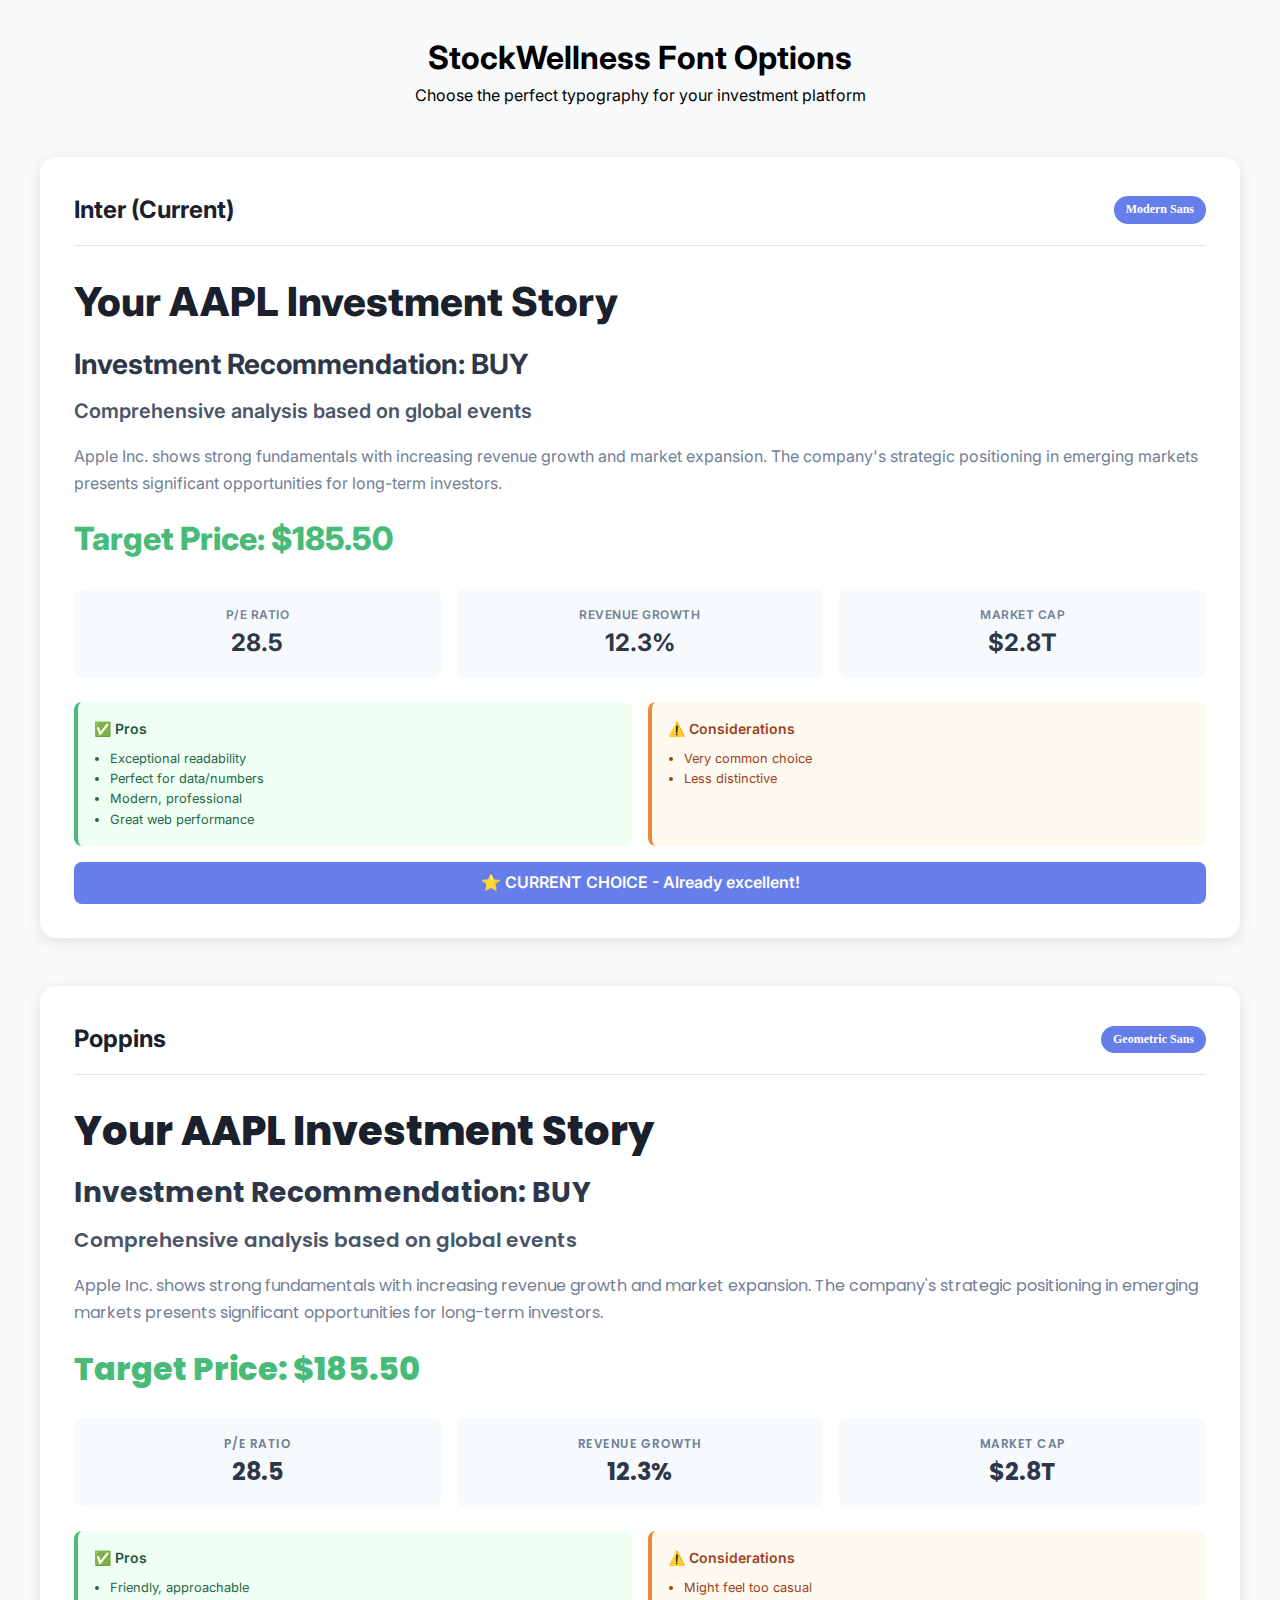
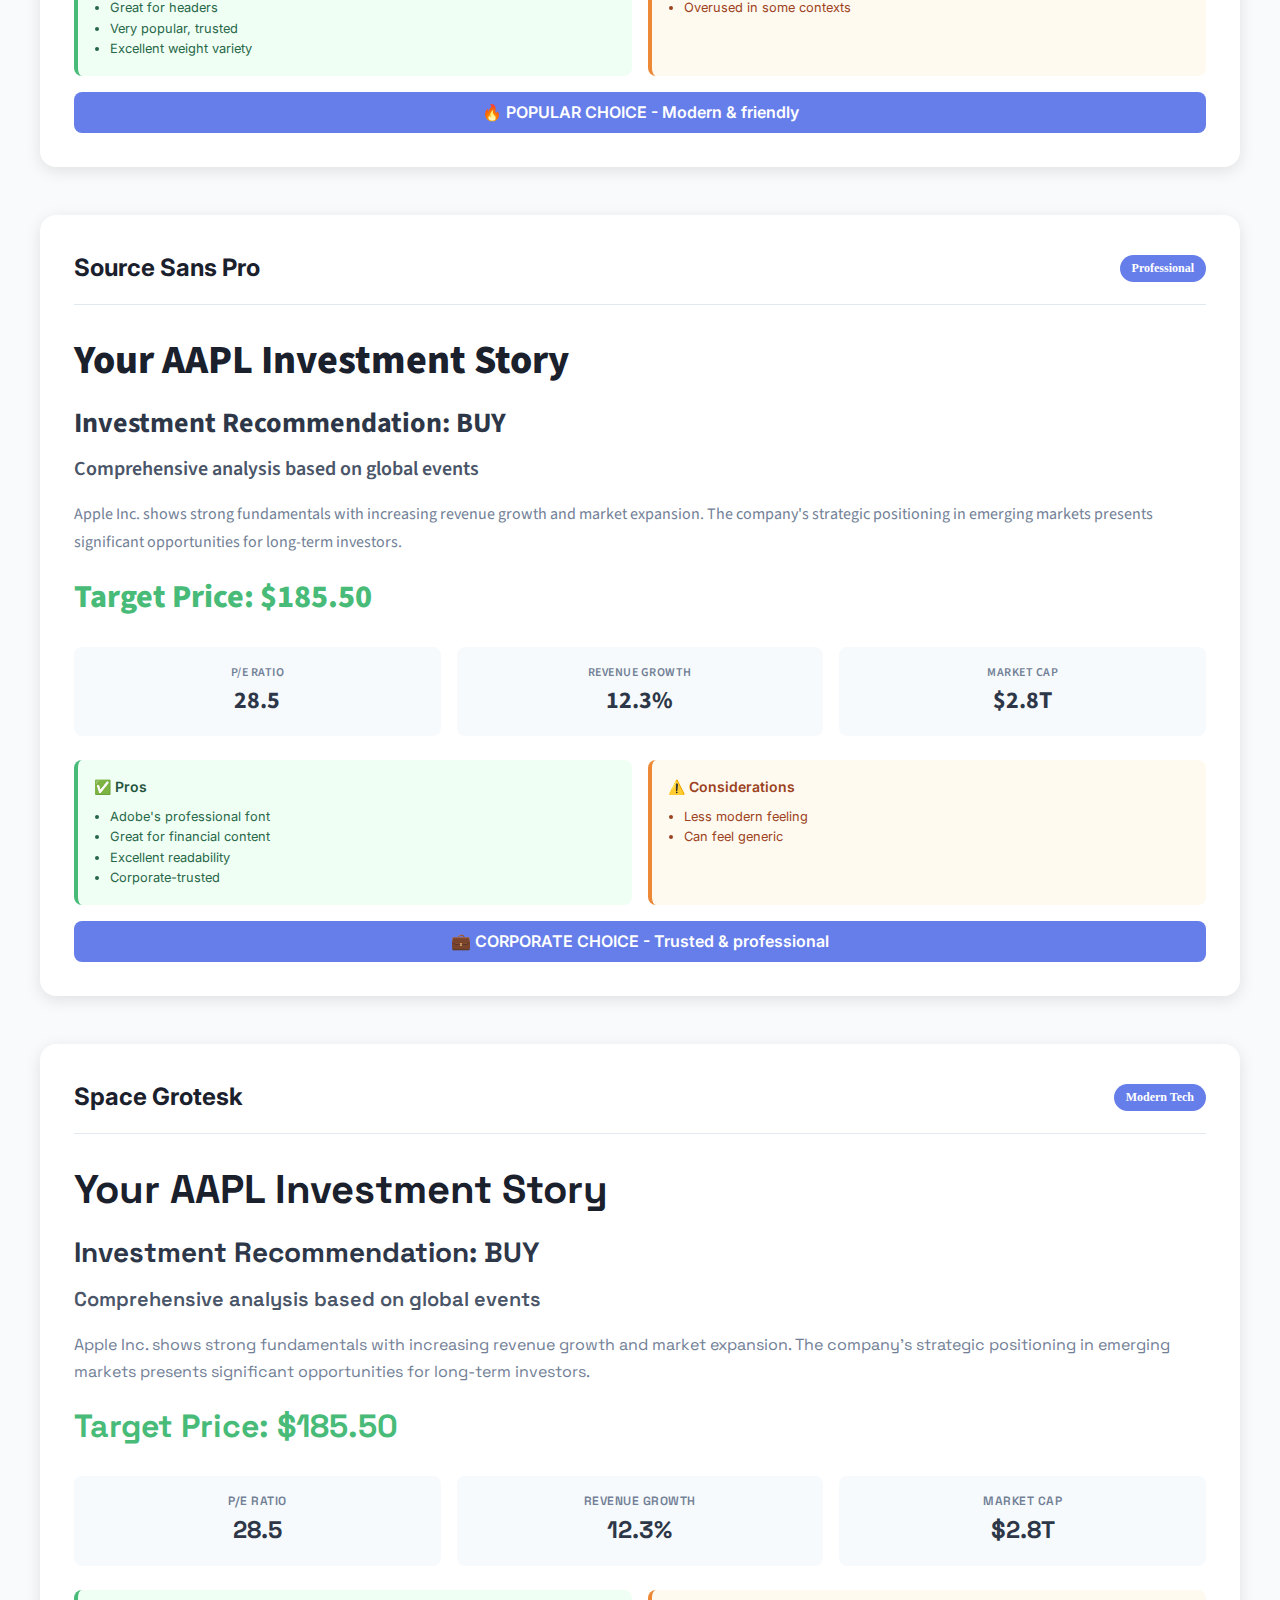
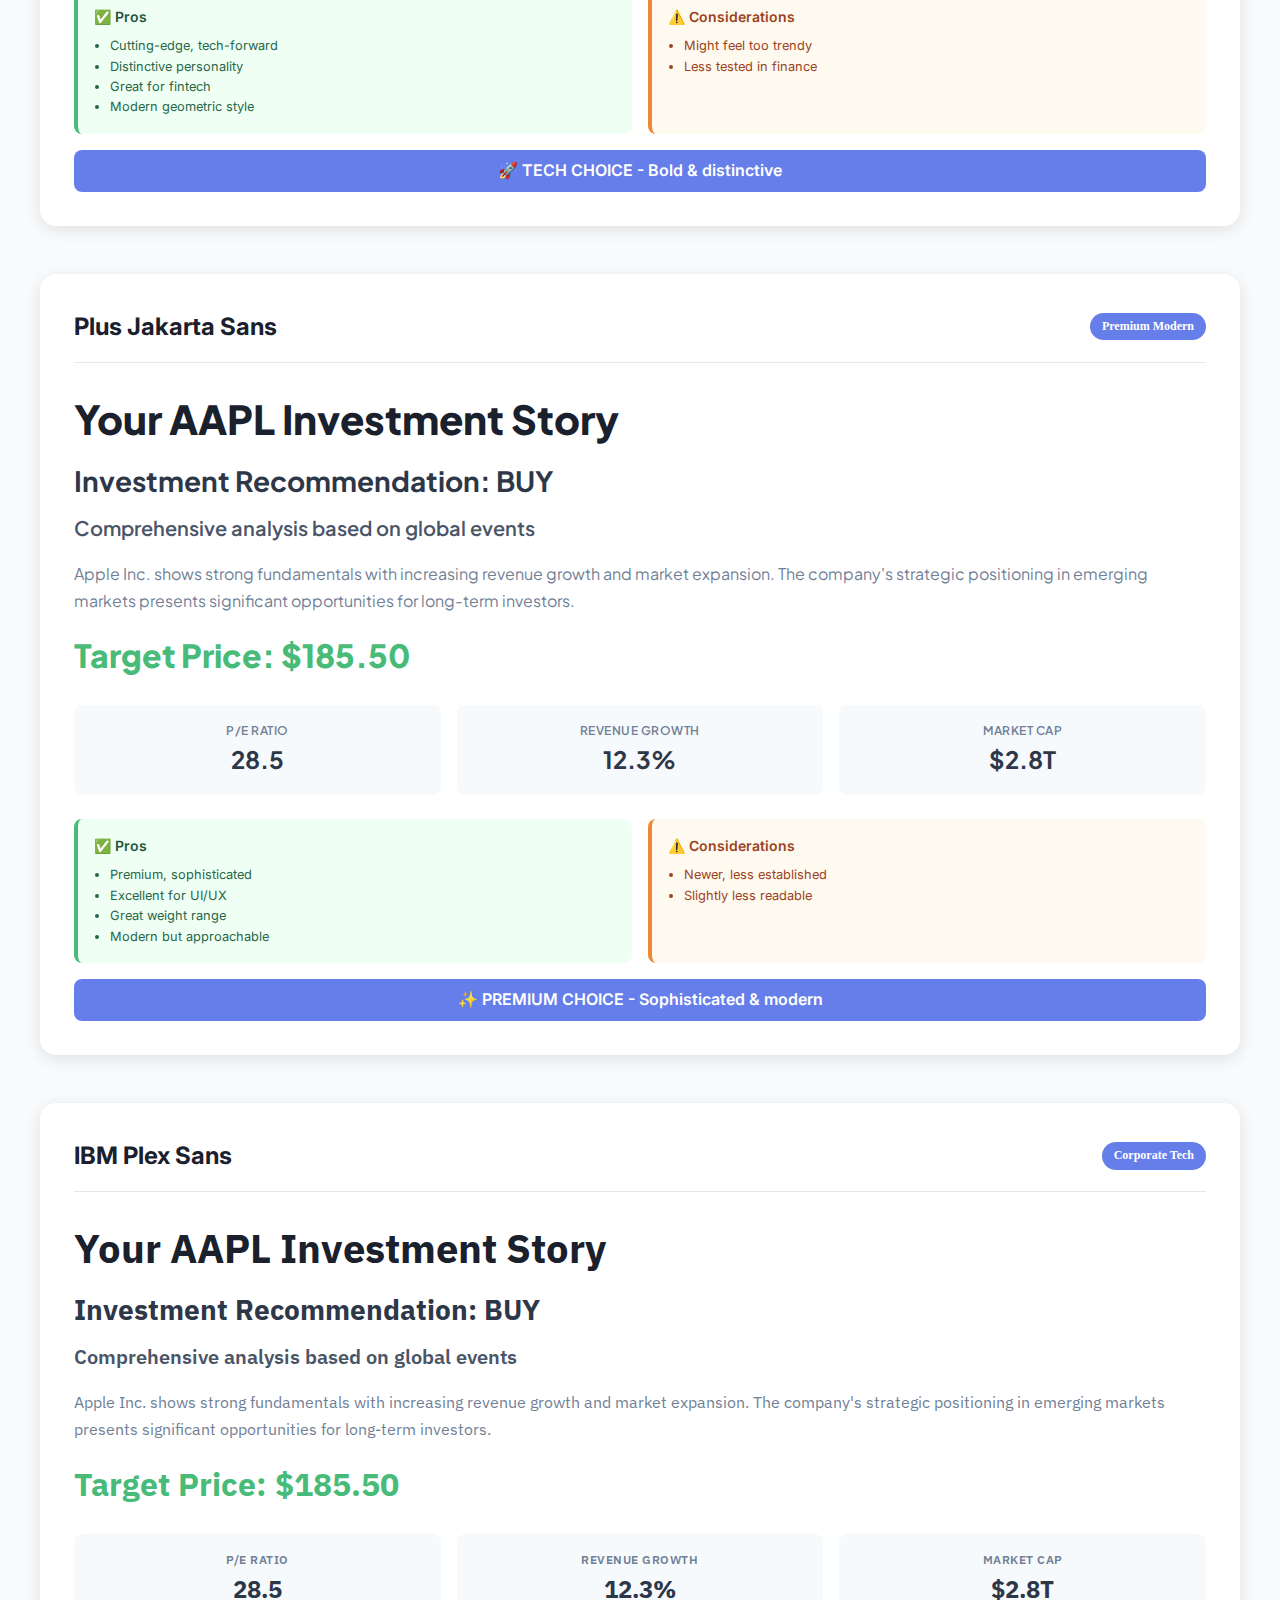
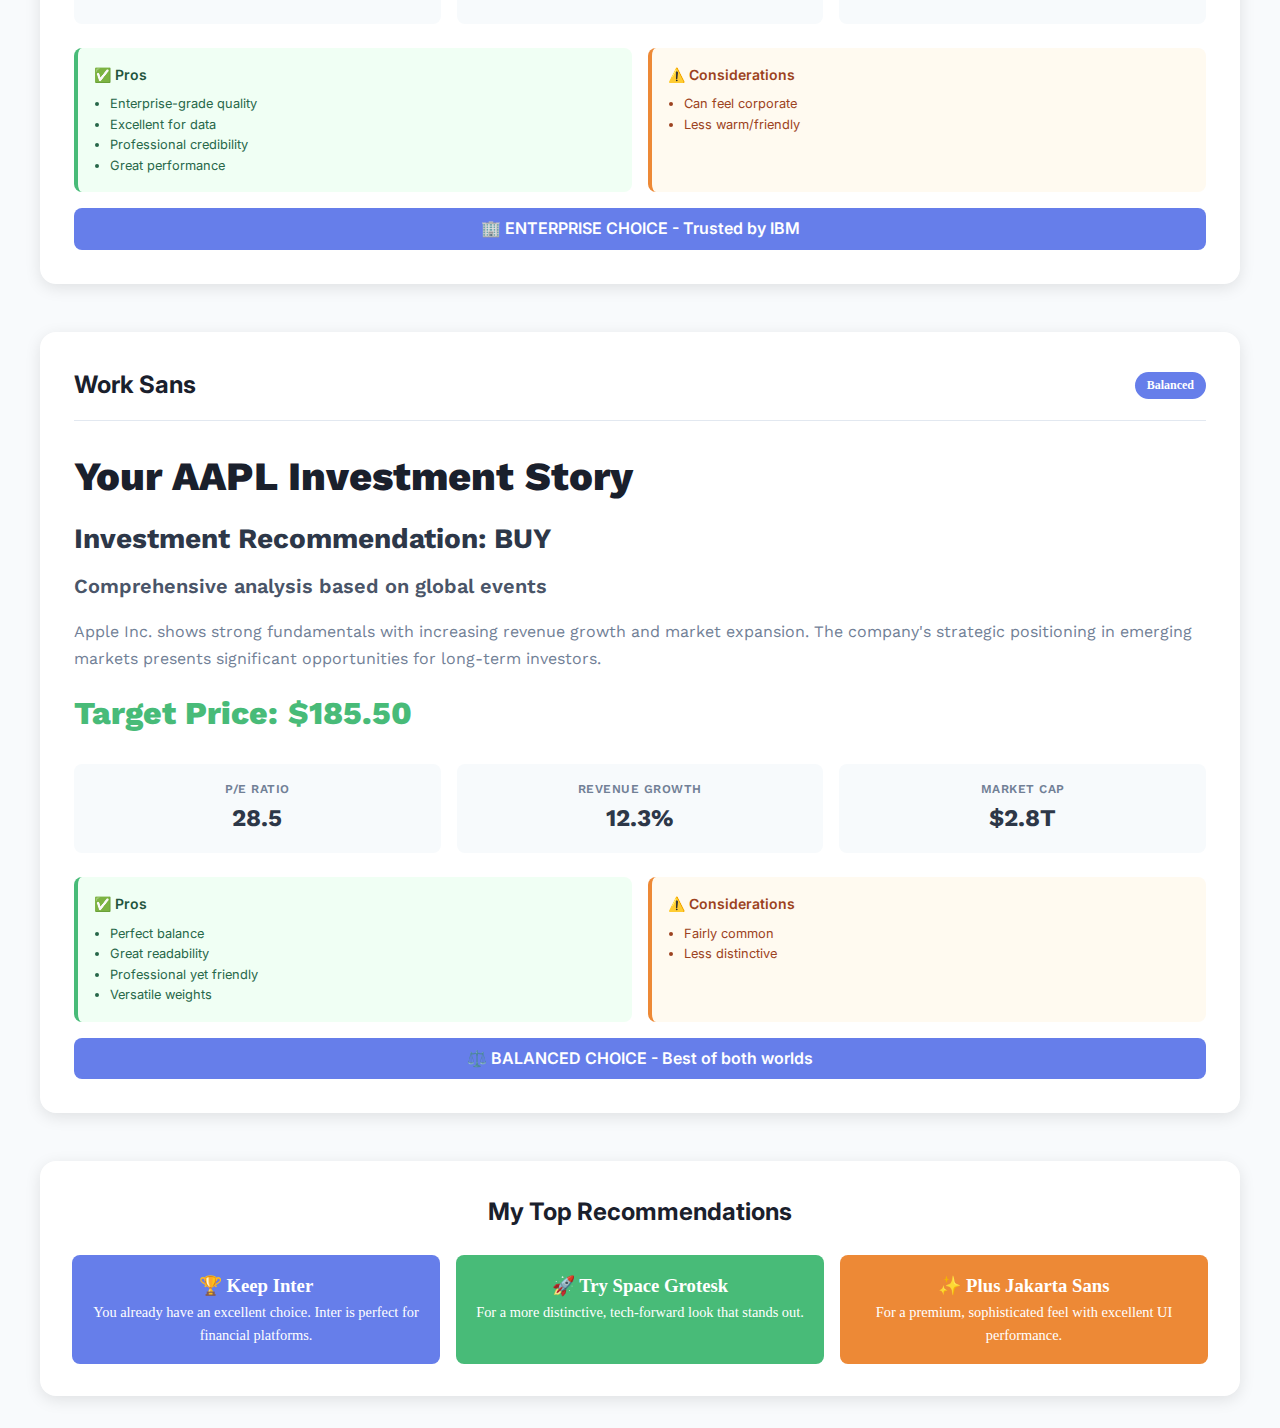
<file: font-preview.html>
<!DOCTYPE html>
<html lang="en">
<head>
    <meta charset="UTF-8">
    <meta name="viewport" content="width=device-width, initial-scale=1.0">
    <title>StockWellness Font Preview</title>
    <link href="https://fonts.googleapis.com/css2?family=Inter:wght@300;400;500;600;700;800&family=Poppins:wght@300;400;500;600;700;800&family=Source+Sans+Pro:wght@300;400;600;700;900&family=Space+Grotesk:wght@300;400;500;600;700&family=Plus+Jakarta+Sans:wght@300;400;500;600;700;800&family=IBM+Plex+Sans:wght@300;400;500;600;700&family=Work+Sans:wght@300;400;500;600;700;800&display=swap" rel="stylesheet">
    
    <style>
        * {
            margin: 0;
            padding: 0;
            box-sizing: border-box;
        }
        
        body {
            background: #f8fafc;
            padding: 2rem;
            line-height: 1.6;
        }
        
        .container {
            max-width: 1200px;
            margin: 0 auto;
        }
        
        .header {
            text-align: center;
            margin-bottom: 3rem;
            font-family: 'Inter', sans-serif;
        }
        
        .font-showcase {
            display: grid;
            gap: 3rem;
            margin-bottom: 2rem;
        }
        
        .font-option {
            background: white;
            border-radius: 16px;
            padding: 2rem;
            box-shadow: 0 4px 16px rgba(0,0,0,0.1);
            border: 2px solid transparent;
            transition: all 0.3s ease;
        }
        
        .font-option:hover {
            border-color: #667eea;
            transform: translateY(-4px);
            box-shadow: 0 8px 32px rgba(0,0,0,0.15);
        }
        
        .font-header {
            display: flex;
            justify-content: space-between;
            align-items: center;
            margin-bottom: 1.5rem;
            padding-bottom: 1rem;
            border-bottom: 1px solid #e2e8f0;
        }
        
        .font-name {
            font-size: 1.5rem;
            font-weight: 700;
            color: #1a202c;
            font-family: 'Inter', sans-serif;
        }
        
        .font-type {
            background: #667eea;
            color: white;
            padding: 0.25rem 0.75rem;
            border-radius: 20px;
            font-size: 0.75rem;
            font-weight: 600;
        }
        
        .demo-content h1 {
            font-size: 2.5rem;
            font-weight: 800;
            color: #1a202c;
            margin-bottom: 0.5rem;
        }
        
        .demo-content h2 {
            font-size: 1.75rem;
            font-weight: 700;
            color: #2d3748;
            margin-bottom: 0.5rem;
        }
        
        .demo-content h3 {
            font-size: 1.25rem;
            font-weight: 600;
            color: #4a5568;
            margin-bottom: 1rem;
        }
        
        .demo-content p {
            font-size: 1rem;
            color: #718096;
            margin-bottom: 1rem;
            line-height: 1.7;
        }
        
        .demo-content .price {
            font-size: 2rem;
            font-weight: 800;
            color: #48bb78;
            margin: 1rem 0;
        }
        
        .demo-content .metrics {
            display: grid;
            grid-template-columns: repeat(3, 1fr);
            gap: 1rem;
            margin-top: 1.5rem;
        }
        
        .metric-card {
            background: #f7fafc;
            padding: 1rem;
            border-radius: 8px;
            text-align: center;
        }
        
        .metric-label {
            font-size: 0.75rem;
            color: #718096;
            font-weight: 600;
            text-transform: uppercase;
            letter-spacing: 0.5px;
        }
        
        .metric-value {
            font-size: 1.5rem;
            font-weight: 700;
            color: #2d3748;
        }
        
        .font-inter { font-family: 'Inter', sans-serif; }
        .font-poppins { font-family: 'Poppins', sans-serif; }
        .font-source { font-family: 'Source Sans Pro', sans-serif; }
        .font-space { font-family: 'Space Grotesk', sans-serif; }
        .font-jakarta { font-family: 'Plus Jakarta Sans', sans-serif; }
        .font-ibm { font-family: 'IBM Plex Sans', sans-serif; }
        .font-work { font-family: 'Work Sans', sans-serif; }
        
        .pros-cons {
            display: grid;
            grid-template-columns: 1fr 1fr;
            gap: 1rem;
            margin-top: 1.5rem;
            font-family: 'Inter', sans-serif;
        }
        
        .pros, .cons {
            padding: 1rem;
            border-radius: 8px;
        }
        
        .pros {
            background: #f0fff4;
            border-left: 4px solid #48bb78;
        }
        
        .cons {
            background: #fffaf0;
            border-left: 4px solid #ed8936;
        }
        
        .pros h4, .cons h4 {
            font-size: 0.875rem;
            font-weight: 600;
            margin-bottom: 0.5rem;
        }
        
        .pros h4 { color: #22543d; }
        .cons h4 { color: #9c4221; }
        
        .pros ul, .cons ul {
            font-size: 0.8rem;
            padding-left: 1rem;
        }
        
        .pros li { color: #276749; }
        .cons li { color: #9c4221; }
        
        .recommendation {
            background: #667eea;
            color: white;
            padding: 0.5rem 1rem;
            border-radius: 8px;
            font-weight: 600;
            margin-top: 1rem;
            text-align: center;
            font-family: 'Inter', sans-serif;
        }
    </style>
</head>
<body>
    <div class="container">
        <div class="header">
            <h1>StockWellness Font Options</h1>
            <p>Choose the perfect typography for your investment platform</p>
        </div>
        
        <div class="font-showcase">
            <!-- Current: Inter -->
            <div class="font-option">
                <div class="font-header">
                    <h2 class="font-name">Inter (Current)</h2>
                    <span class="font-type">Modern Sans</span>
                </div>
                <div class="demo-content font-inter">
                    <h1>Your AAPL Investment Story</h1>
                    <h2>Investment Recommendation: BUY</h2>
                    <h3>Comprehensive analysis based on global events</h3>
                    <p>Apple Inc. shows strong fundamentals with increasing revenue growth and market expansion. The company's strategic positioning in emerging markets presents significant opportunities for long-term investors.</p>
                    <div class="price">Target Price: $185.50</div>
                    <div class="metrics">
                        <div class="metric-card">
                            <div class="metric-label">P/E Ratio</div>
                            <div class="metric-value">28.5</div>
                        </div>
                        <div class="metric-card">
                            <div class="metric-label">Revenue Growth</div>
                            <div class="metric-value">12.3%</div>
                        </div>
                        <div class="metric-card">
                            <div class="metric-label">Market Cap</div>
                            <div class="metric-value">$2.8T</div>
                        </div>
                    </div>
                </div>
                <div class="pros-cons">
                    <div class="pros">
                        <h4>✅ Pros</h4>
                        <ul>
                            <li>Exceptional readability</li>
                            <li>Perfect for data/numbers</li>
                            <li>Modern, professional</li>
                            <li>Great web performance</li>
                        </ul>
                    </div>
                    <div class="cons">
                        <h4>⚠️ Considerations</h4>
                        <ul>
                            <li>Very common choice</li>
                            <li>Less distinctive</li>
                        </ul>
                    </div>
                </div>
                <div class="recommendation">⭐ CURRENT CHOICE - Already excellent!</div>
            </div>

            <!-- Poppins -->
            <div class="font-option">
                <div class="font-header">
                    <h2 class="font-name">Poppins</h2>
                    <span class="font-type">Geometric Sans</span>
                </div>
                <div class="demo-content font-poppins">
                    <h1>Your AAPL Investment Story</h1>
                    <h2>Investment Recommendation: BUY</h2>
                    <h3>Comprehensive analysis based on global events</h3>
                    <p>Apple Inc. shows strong fundamentals with increasing revenue growth and market expansion. The company's strategic positioning in emerging markets presents significant opportunities for long-term investors.</p>
                    <div class="price">Target Price: $185.50</div>
                    <div class="metrics">
                        <div class="metric-card">
                            <div class="metric-label">P/E Ratio</div>
                            <div class="metric-value">28.5</div>
                        </div>
                        <div class="metric-card">
                            <div class="metric-label">Revenue Growth</div>
                            <div class="metric-value">12.3%</div>
                        </div>
                        <div class="metric-card">
                            <div class="metric-label">Market Cap</div>
                            <div class="metric-value">$2.8T</div>
                        </div>
                    </div>
                </div>
                <div class="pros-cons">
                    <div class="pros">
                        <h4>✅ Pros</h4>
                        <ul>
                            <li>Friendly, approachable</li>
                            <li>Great for headers</li>
                            <li>Very popular, trusted</li>
                            <li>Excellent weight variety</li>
                        </ul>
                    </div>
                    <div class="cons">
                        <h4>⚠️ Considerations</h4>
                        <ul>
                            <li>Might feel too casual</li>
                            <li>Overused in some contexts</li>
                        </ul>
                    </div>
                </div>
                <div class="recommendation">🔥 POPULAR CHOICE - Modern & friendly</div>
            </div>

            <!-- Source Sans Pro -->
            <div class="font-option">
                <div class="font-header">
                    <h2 class="font-name">Source Sans Pro</h2>
                    <span class="font-type">Professional</span>
                </div>
                <div class="demo-content font-source">
                    <h1>Your AAPL Investment Story</h1>
                    <h2>Investment Recommendation: BUY</h2>
                    <h3>Comprehensive analysis based on global events</h3>
                    <p>Apple Inc. shows strong fundamentals with increasing revenue growth and market expansion. The company's strategic positioning in emerging markets presents significant opportunities for long-term investors.</p>
                    <div class="price">Target Price: $185.50</div>
                    <div class="metrics">
                        <div class="metric-card">
                            <div class="metric-label">P/E Ratio</div>
                            <div class="metric-value">28.5</div>
                        </div>
                        <div class="metric-card">
                            <div class="metric-label">Revenue Growth</div>
                            <div class="metric-value">12.3%</div>
                        </div>
                        <div class="metric-card">
                            <div class="metric-label">Market Cap</div>
                            <div class="metric-value">$2.8T</div>
                        </div>
                    </div>
                </div>
                <div class="pros-cons">
                    <div class="pros">
                        <h4>✅ Pros</h4>
                        <ul>
                            <li>Adobe's professional font</li>
                            <li>Great for financial content</li>
                            <li>Excellent readability</li>
                            <li>Corporate-trusted</li>
                        </ul>
                    </div>
                    <div class="cons">
                        <h4>⚠️ Considerations</h4>
                        <ul>
                            <li>Less modern feeling</li>
                            <li>Can feel generic</li>
                        </ul>
                    </div>
                </div>
                <div class="recommendation">💼 CORPORATE CHOICE - Trusted & professional</div>
            </div>

            <!-- Space Grotesk -->
            <div class="font-option">
                <div class="font-header">
                    <h2 class="font-name">Space Grotesk</h2>
                    <span class="font-type">Modern Tech</span>
                </div>
                <div class="demo-content font-space">
                    <h1>Your AAPL Investment Story</h1>
                    <h2>Investment Recommendation: BUY</h2>
                    <h3>Comprehensive analysis based on global events</h3>
                    <p>Apple Inc. shows strong fundamentals with increasing revenue growth and market expansion. The company's strategic positioning in emerging markets presents significant opportunities for long-term investors.</p>
                    <div class="price">Target Price: $185.50</div>
                    <div class="metrics">
                        <div class="metric-card">
                            <div class="metric-label">P/E Ratio</div>
                            <div class="metric-value">28.5</div>
                        </div>
                        <div class="metric-card">
                            <div class="metric-label">Revenue Growth</div>
                            <div class="metric-value">12.3%</div>
                        </div>
                        <div class="metric-card">
                            <div class="metric-label">Market Cap</div>
                            <div class="metric-value">$2.8T</div>
                        </div>
                    </div>
                </div>
                <div class="pros-cons">
                    <div class="pros">
                        <h4>✅ Pros</h4>
                        <ul>
                            <li>Cutting-edge, tech-forward</li>
                            <li>Distinctive personality</li>
                            <li>Great for fintech</li>
                            <li>Modern geometric style</li>
                        </ul>
                    </div>
                    <div class="cons">
                        <h4>⚠️ Considerations</h4>
                        <ul>
                            <li>Might feel too trendy</li>
                            <li>Less tested in finance</li>
                        </ul>
                    </div>
                </div>
                <div class="recommendation">🚀 TECH CHOICE - Bold & distinctive</div>
            </div>

            <!-- Plus Jakarta Sans -->
            <div class="font-option">
                <div class="font-header">
                    <h2 class="font-name">Plus Jakarta Sans</h2>
                    <span class="font-type">Premium Modern</span>
                </div>
                <div class="demo-content font-jakarta">
                    <h1>Your AAPL Investment Story</h1>
                    <h2>Investment Recommendation: BUY</h2>
                    <h3>Comprehensive analysis based on global events</h3>
                    <p>Apple Inc. shows strong fundamentals with increasing revenue growth and market expansion. The company's strategic positioning in emerging markets presents significant opportunities for long-term investors.</p>
                    <div class="price">Target Price: $185.50</div>
                    <div class="metrics">
                        <div class="metric-card">
                            <div class="metric-label">P/E Ratio</div>
                            <div class="metric-value">28.5</div>
                        </div>
                        <div class="metric-card">
                            <div class="metric-label">Revenue Growth</div>
                            <div class="metric-value">12.3%</div>
                        </div>
                        <div class="metric-card">
                            <div class="metric-label">Market Cap</div>
                            <div class="metric-value">$2.8T</div>
                        </div>
                    </div>
                </div>
                <div class="pros-cons">
                    <div class="pros">
                        <h4>✅ Pros</h4>
                        <ul>
                            <li>Premium, sophisticated</li>
                            <li>Excellent for UI/UX</li>
                            <li>Great weight range</li>
                            <li>Modern but approachable</li>
                        </ul>
                    </div>
                    <div class="cons">
                        <h4>⚠️ Considerations</h4>
                        <ul>
                            <li>Newer, less established</li>
                            <li>Slightly less readable</li>
                        </ul>
                    </div>
                </div>
                <div class="recommendation">✨ PREMIUM CHOICE - Sophisticated & modern</div>
            </div>

            <!-- IBM Plex Sans -->
            <div class="font-option">
                <div class="font-header">
                    <h2 class="font-name">IBM Plex Sans</h2>
                    <span class="font-type">Corporate Tech</span>
                </div>
                <div class="demo-content font-ibm">
                    <h1>Your AAPL Investment Story</h1>
                    <h2>Investment Recommendation: BUY</h2>
                    <h3>Comprehensive analysis based on global events</h3>
                    <p>Apple Inc. shows strong fundamentals with increasing revenue growth and market expansion. The company's strategic positioning in emerging markets presents significant opportunities for long-term investors.</p>
                    <div class="price">Target Price: $185.50</div>
                    <div class="metrics">
                        <div class="metric-card">
                            <div class="metric-label">P/E Ratio</div>
                            <div class="metric-value">28.5</div>
                        </div>
                        <div class="metric-card">
                            <div class="metric-label">Revenue Growth</div>
                            <div class="metric-value">12.3%</div>
                        </div>
                        <div class="metric-card">
                            <div class="metric-label">Market Cap</div>
                            <div class="metric-value">$2.8T</div>
                        </div>
                    </div>
                </div>
                <div class="pros-cons">
                    <div class="pros">
                        <h4>✅ Pros</h4>
                        <ul>
                            <li>Enterprise-grade quality</li>
                            <li>Excellent for data</li>
                            <li>Professional credibility</li>
                            <li>Great performance</li>
                        </ul>
                    </div>
                    <div class="cons">
                        <h4>⚠️ Considerations</h4>
                        <ul>
                            <li>Can feel corporate</li>
                            <li>Less warm/friendly</li>
                        </ul>
                    </div>
                </div>
                <div class="recommendation">🏢 ENTERPRISE CHOICE - Trusted by IBM</div>
            </div>

            <!-- Work Sans -->
            <div class="font-option">
                <div class="font-header">
                    <h2 class="font-name">Work Sans</h2>
                    <span class="font-type">Balanced</span>
                </div>
                <div class="demo-content font-work">
                    <h1>Your AAPL Investment Story</h1>
                    <h2>Investment Recommendation: BUY</h2>
                    <h3>Comprehensive analysis based on global events</h3>
                    <p>Apple Inc. shows strong fundamentals with increasing revenue growth and market expansion. The company's strategic positioning in emerging markets presents significant opportunities for long-term investors.</p>
                    <div class="price">Target Price: $185.50</div>
                    <div class="metrics">
                        <div class="metric-card">
                            <div class="metric-label">P/E Ratio</div>
                            <div class="metric-value">28.5</div>
                        </div>
                        <div class="metric-card">
                            <div class="metric-label">Revenue Growth</div>
                            <div class="metric-value">12.3%</div>
                        </div>
                        <div class="metric-card">
                            <div class="metric-label">Market Cap</div>
                            <div class="metric-value">$2.8T</div>
                        </div>
                    </div>
                </div>
                <div class="pros-cons">
                    <div class="pros">
                        <h4>✅ Pros</h4>
                        <ul>
                            <li>Perfect balance</li>
                            <li>Great readability</li>
                            <li>Professional yet friendly</li>
                            <li>Versatile weights</li>
                        </ul>
                    </div>
                    <div class="cons">
                        <h4>⚠️ Considerations</h4>
                        <ul>
                            <li>Fairly common</li>
                            <li>Less distinctive</li>
                        </ul>
                    </div>
                </div>
                <div class="recommendation">⚖️ BALANCED CHOICE - Best of both worlds</div>
            </div>
        </div>
        
        <div style="text-align: center; margin-top: 3rem; padding: 2rem; background: white; border-radius: 16px; box-shadow: 0 4px 16px rgba(0,0,0,0.1);">
            <h2 style="font-family: 'Inter', sans-serif; color: #1a202c; margin-bottom: 1rem;">My Top Recommendations</h2>
            <div style="display: grid; grid-template-columns: repeat(auto-fit, minmax(250px, 1fr)); gap: 1rem; margin-top: 1.5rem;">
                <div style="padding: 1rem; background: #667eea; color: white; border-radius: 8px;">
                    <h3>🏆 Keep Inter</h3>
                    <p style="font-size: 0.9rem;">You already have an excellent choice. Inter is perfect for financial platforms.</p>
                </div>
                <div style="padding: 1rem; background: #48bb78; color: white; border-radius: 8px;">
                    <h3>🚀 Try Space Grotesk</h3>
                    <p style="font-size: 0.9rem;">For a more distinctive, tech-forward look that stands out.</p>
                </div>
                <div style="padding: 1rem; background: #ed8936; color: white; border-radius: 8px;">
                    <h3>✨ Plus Jakarta Sans</h3>
                    <p style="font-size: 0.9rem;">For a premium, sophisticated feel with excellent UI performance.</p>
                </div>
            </div>
        </div>
    </div>
</body>
</html>
</file>
